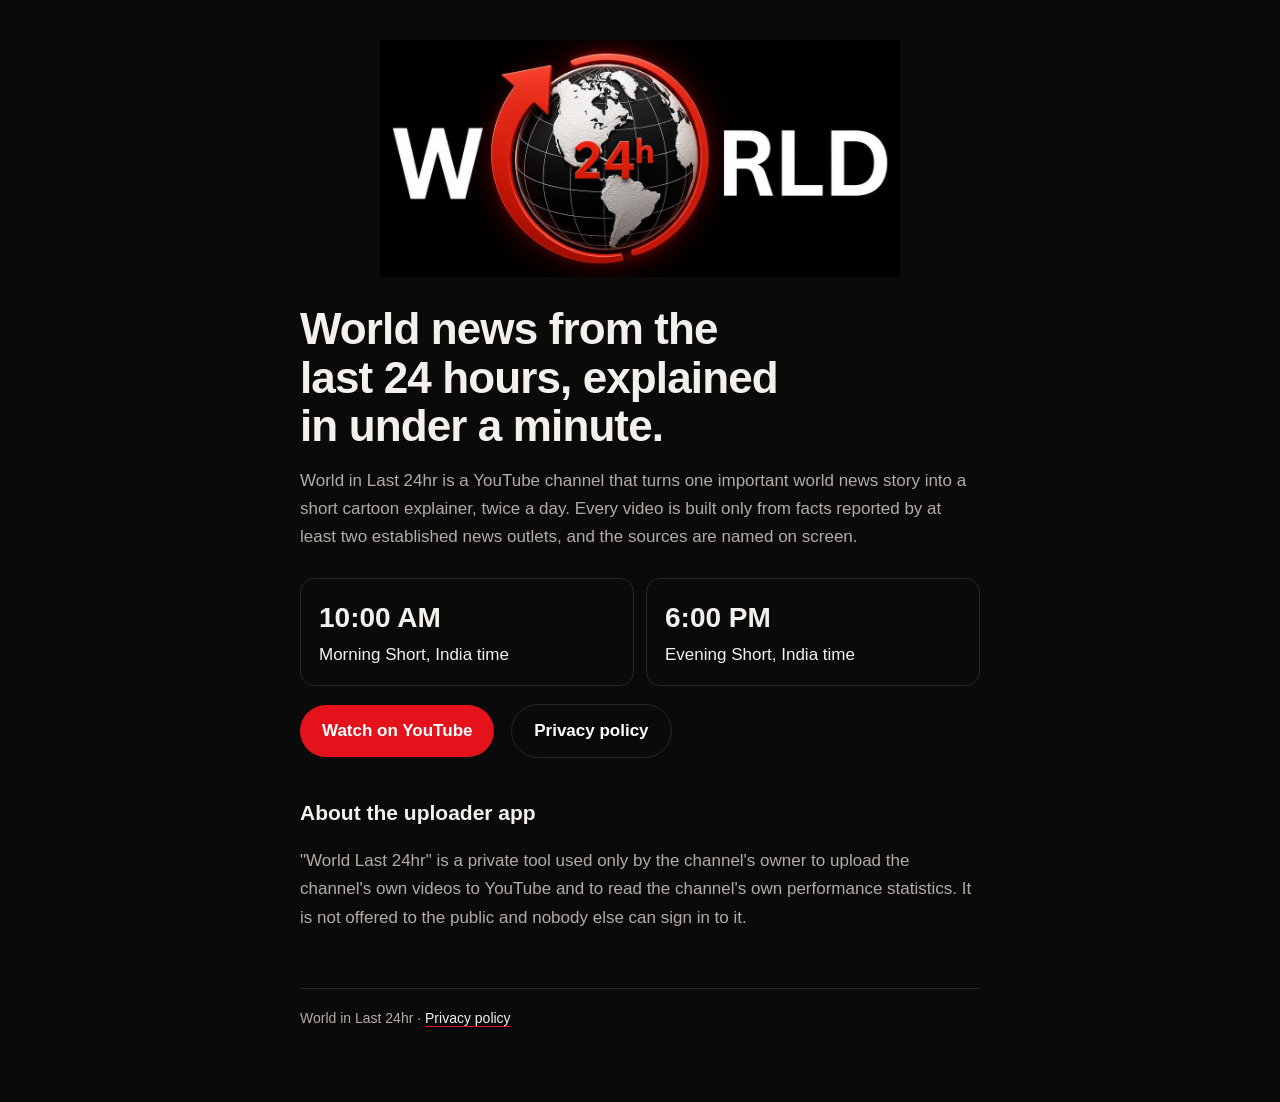
<file: index.html>
<!doctype html>
<html lang="en">
<head>
<meta charset="utf-8"><meta name="viewport" content="width=device-width, initial-scale=1">
<title>World in Last 24hr</title>
<meta name="description" content="World news from the last 24 hours, explained in short cartoon videos on YouTube.">
<link rel="stylesheet" href="style.css">
</head>
<body>
<main>
  <img class="logo" src="logo.png" alt="World in Last 24hr logo">
  <h1>World news from the last 24 hours, explained in under a minute.</h1>
  <p>World in Last 24hr is a YouTube channel that turns one important world news story into a short cartoon explainer, twice a day. Every video is built only from facts reported by at least two established news outlets, and the sources are named on screen.</p>
  <div class="times">
    <div><b>10:00 AM</b>Morning Short, India time</div>
    <div><b>6:00 PM</b>Evening Short, India time</div>
  </div>
  <a class="btn" href="https://www.youtube.com/@worldinlast24hr-m9t">Watch on YouTube</a>
  <a class="btn ghost" href="privacy.html">Privacy policy</a>

  <h2>About the uploader app</h2>
  <p>"World Last 24hr" is a private tool used only by the channel's owner to upload the channel's own videos to YouTube and to read the channel's own performance statistics. It is not offered to the public and nobody else can sign in to it.</p>
  <footer>World in Last 24hr &middot; <a href="privacy.html">Privacy policy</a></footer>
</main>
</body>
</html>
</file>
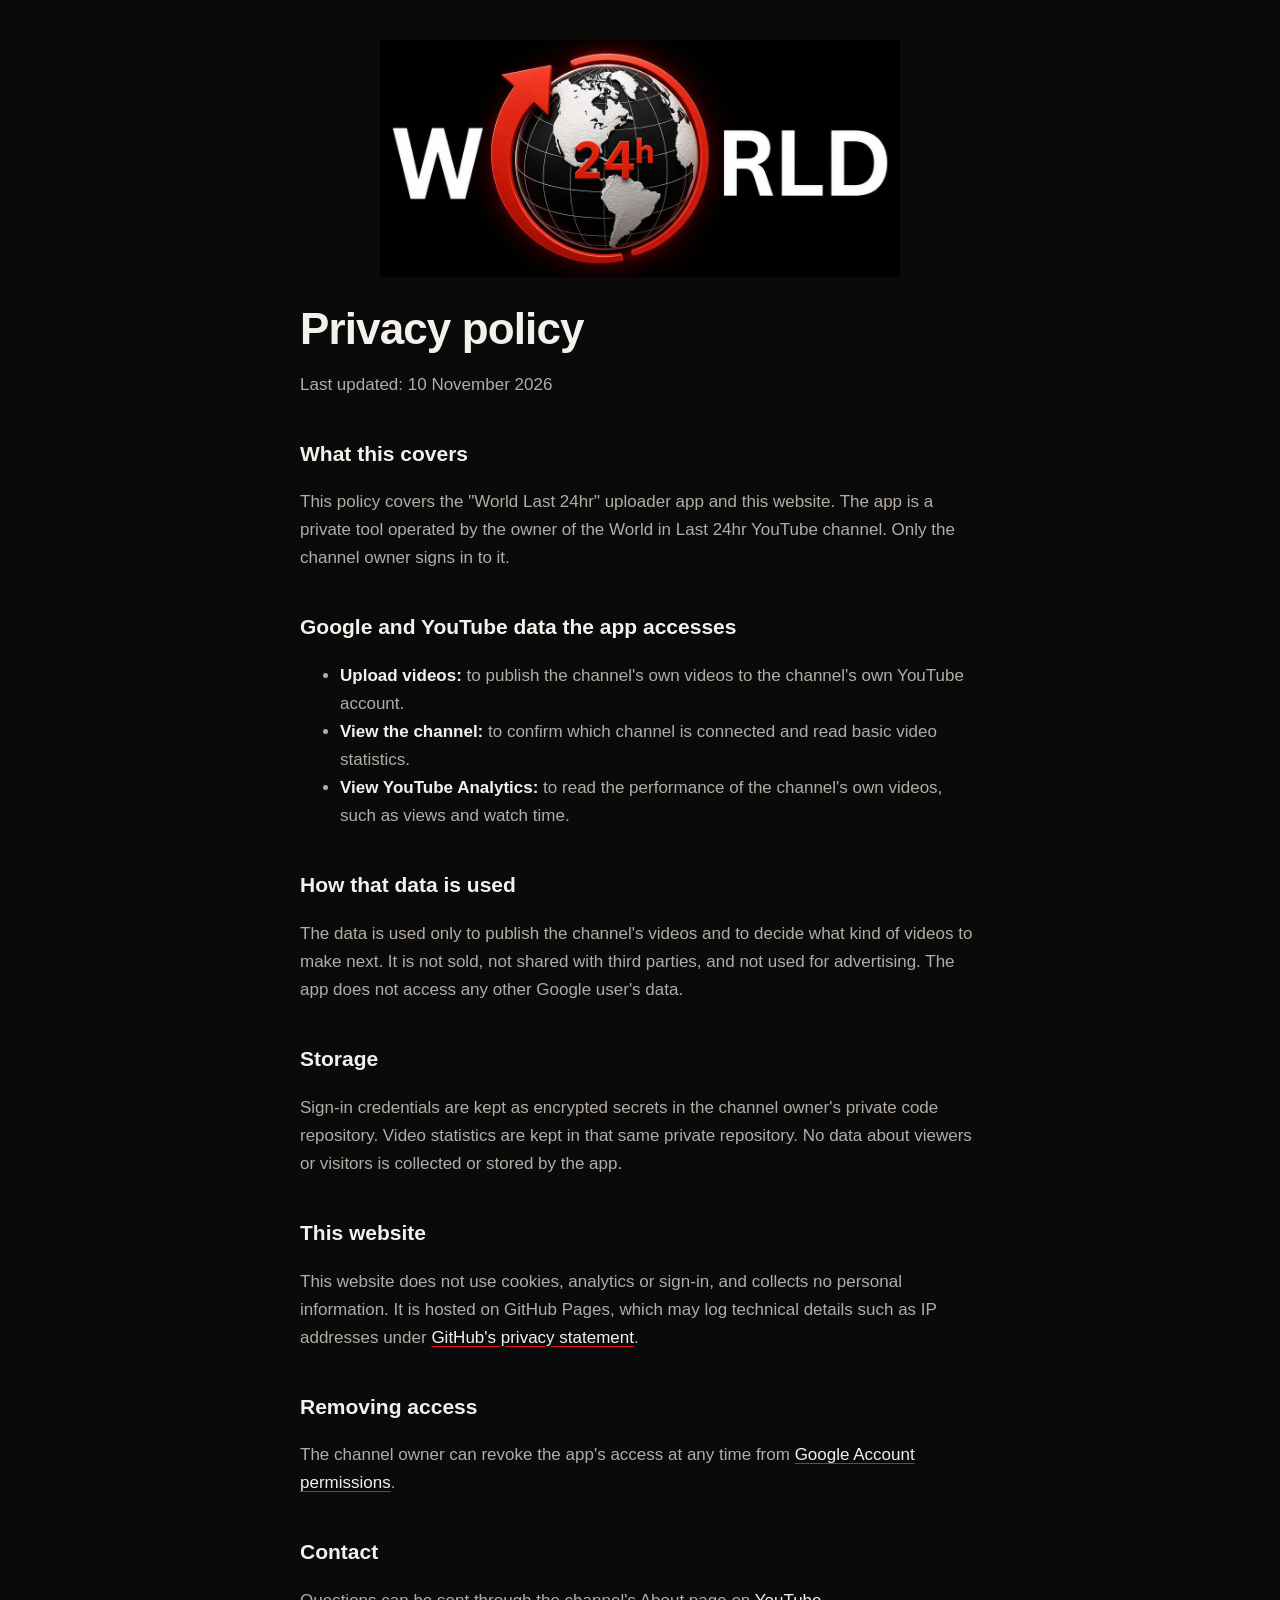
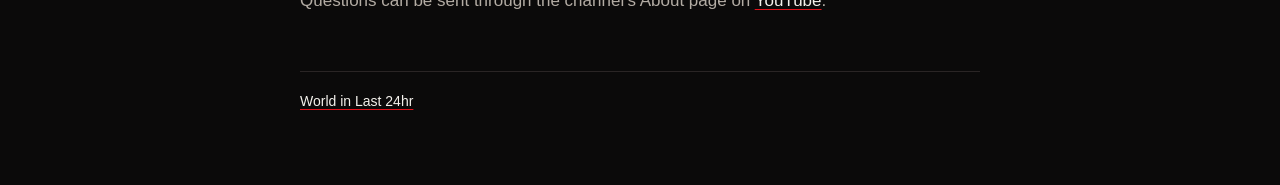
<file: privacy.html>
<!doctype html>
<html lang="en">
<head>
<meta charset="utf-8"><meta name="viewport" content="width=device-width, initial-scale=1">
<title>Privacy Policy | World in Last 24hr</title>
<link rel="stylesheet" href="style.css">
</head>
<body>
<main>
  <a href="./"><img class="logo" src="logo.png" alt="World in Last 24hr logo"></a>
  <h1>Privacy policy</h1>
  <p>Last updated: 10 November 2026</p>

  <h2>What this covers</h2>
  <p>This policy covers the "World Last 24hr" uploader app and this website. The app is a private tool operated by the owner of the World in Last 24hr YouTube channel. Only the channel owner signs in to it.</p>

  <h2>Google and YouTube data the app accesses</h2>
  <ul>
    <li><strong>Upload videos:</strong> to publish the channel's own videos to the channel's own YouTube account.</li>
    <li><strong>View the channel:</strong> to confirm which channel is connected and read basic video statistics.</li>
    <li><strong>View YouTube Analytics:</strong> to read the performance of the channel's own videos, such as views and watch time.</li>
  </ul>

  <h2>How that data is used</h2>
  <p>The data is used only to publish the channel's videos and to decide what kind of videos to make next. It is not sold, not shared with third parties, and not used for advertising. The app does not access any other Google user's data.</p>

  <h2>Storage</h2>
  <p>Sign-in credentials are kept as encrypted secrets in the channel owner's private code repository. Video statistics are kept in that same private repository. No data about viewers or visitors is collected or stored by the app.</p>

  <h2>This website</h2>
  <p>This website does not use cookies, analytics or sign-in, and collects no personal information. It is hosted on GitHub Pages, which may log technical details such as IP addresses under <a href="https://docs.github.com/en/site-policy/privacy-policies/github-general-privacy-statement">GitHub's privacy statement</a>.</p>

  <h2>Removing access</h2>
  <p>The channel owner can revoke the app's access at any time from <a href="https://myaccount.google.com/permissions">Google Account permissions</a>.</p>

  <h2>Contact</h2>
  <p>Questions can be sent through the channel's About page on <a href="https://www.youtube.com/@worldinlast24hr-m9t">YouTube</a>.</p>
  <footer><a href="./">World in Last 24hr</a></footer>
</main>
</body>
</html>
</file>
<file: style.css>
:root { --bg: #0b0a0a; --ink: #f4f1ec; --sub: #b3aca4; --red: #e3121b; --line: #2a2525; }
* { box-sizing: border-box; }
body { margin: 0; background: var(--bg); color: var(--ink); font: 17px/1.65 -apple-system, "Segoe UI", Roboto, Helvetica, Arial, sans-serif; }
main { max-width: 720px; margin: 0 auto; padding: 32px 20px 72px; }
.logo { display: block; width: 100%; max-width: 520px; margin: 8px auto 28px; }
h1 { font-size: clamp(30px, 6vw, 44px); line-height: 1.1; margin: 0 0 14px; letter-spacing: -0.02em; text-wrap: balance; }
h2 { font-size: 21px; margin: 38px 0 8px; }
p, li { color: var(--sub); }
strong { color: var(--ink); }
a { color: var(--ink); text-decoration-color: var(--red); text-underline-offset: 3px; }
.btn { display: inline-block; margin: 18px 12px 0 0; padding: 12px 22px; border-radius: 999px; background: var(--red); color: #fff; font-weight: 700; text-decoration: none; }
.btn.ghost { background: transparent; border: 1.5px solid var(--line); }
.times { display: grid; grid-template-columns: 1fr 1fr; gap: 12px; margin-top: 26px; }
.times div { border: 1px solid var(--line); border-radius: 14px; padding: 16px 18px; }
.times b { display: block; font-size: 28px; color: var(--ink); font-variant-numeric: tabular-nums; }
footer { margin-top: 56px; padding-top: 18px; border-top: 1px solid var(--line); font-size: 14px; color: var(--sub); }
</file>
